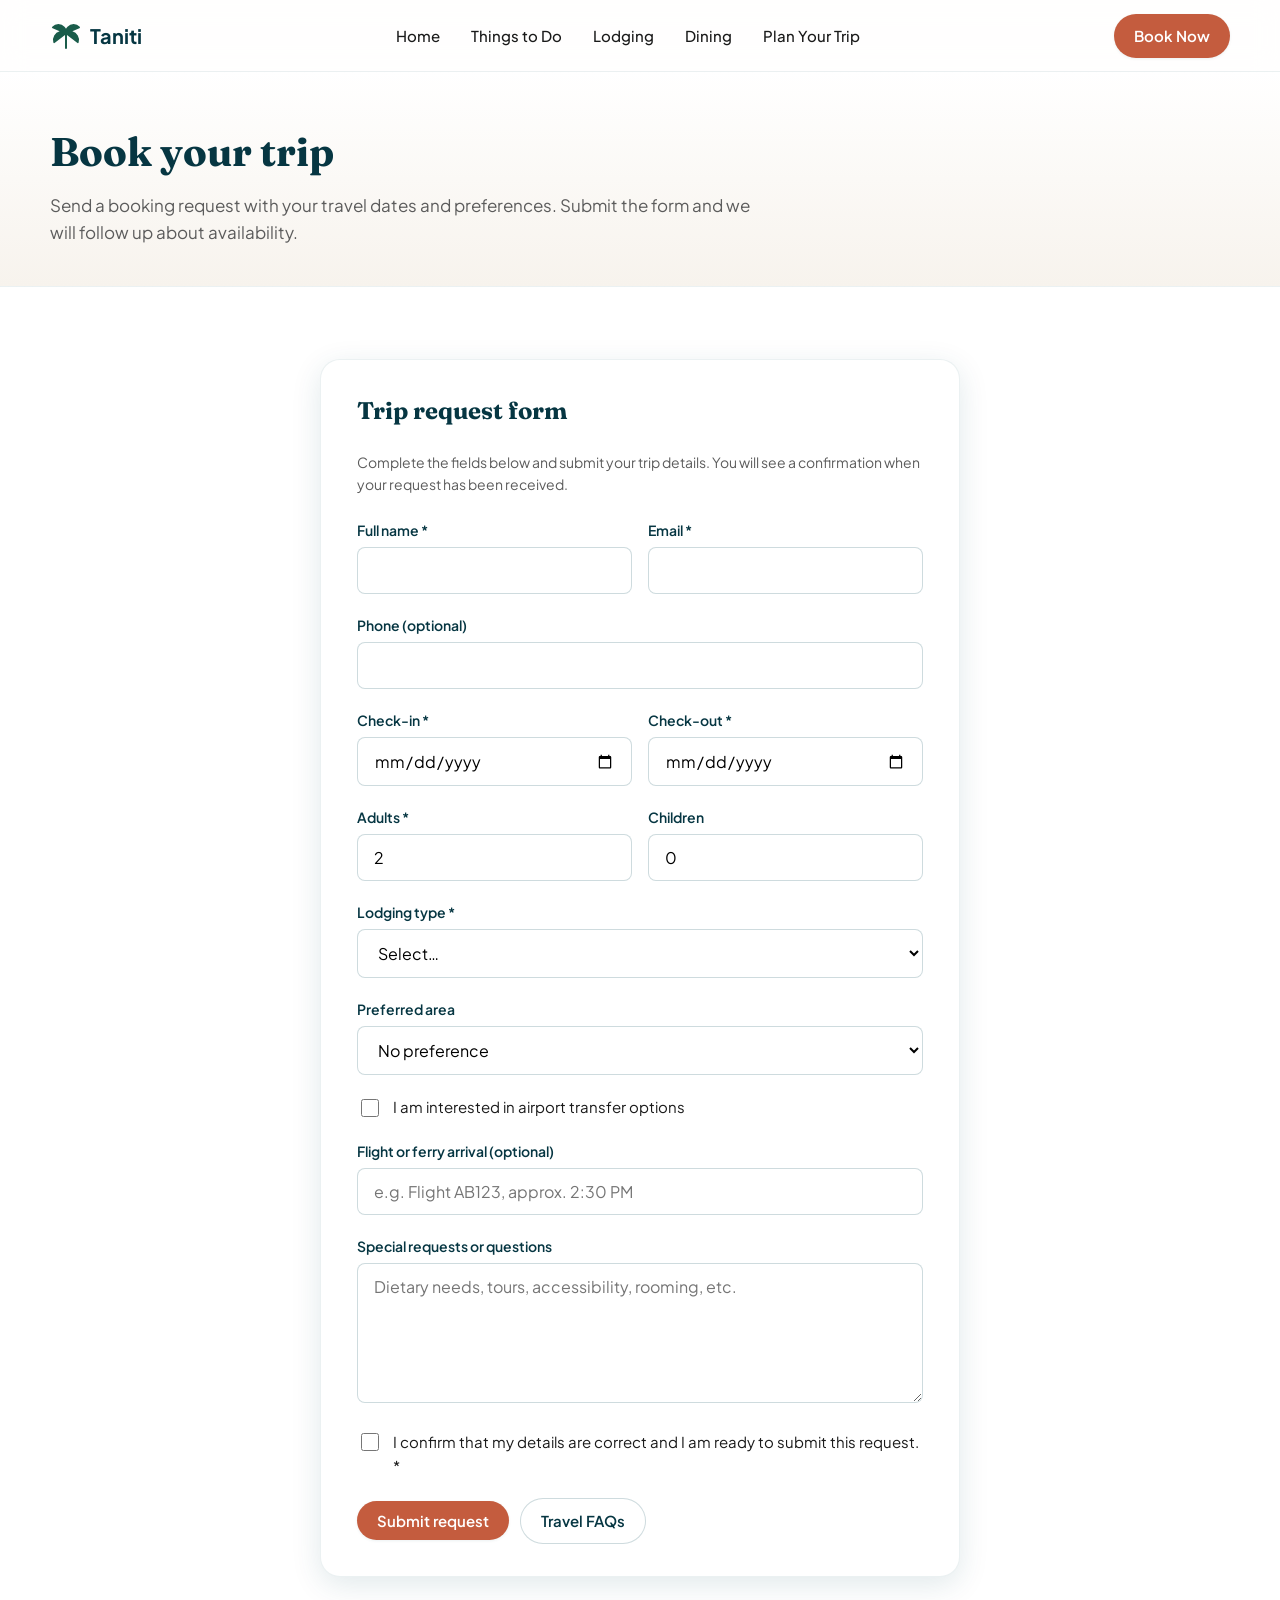
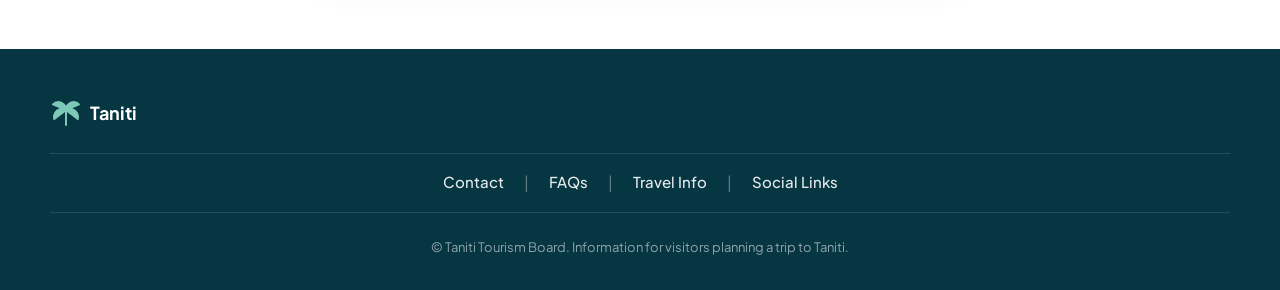
<file: booking.html>
<!DOCTYPE html>
<html lang="en">
  <head>
    <meta charset="UTF-8" />
    <meta name="viewport" content="width=device-width, initial-scale=1" />
    <title>Book Your Trip to Taniti — Lodging &amp; Travel Request</title>
    <meta
      name="description"
      content="Request dates, lodging, and airport transfer for your Taniti visit. Submit a booking inquiry to the Taniti Tourism Board."
    />
    <link rel="canonical" href="https://www.taniti.travel/booking.html" />
    <meta property="og:title" content="Book your Taniti trip" />
    <meta property="og:type" content="website" />
    <meta name="theme-color" content="#0c4a5c" />
    <link rel="preconnect" href="https://fonts.googleapis.com" />
    <link rel="preconnect" href="https://fonts.gstatic.com" crossorigin />
    <link
      href="https://fonts.googleapis.com/css2?family=Fraunces:opsz,wght@9..144,500;9..144,600&family=Plus+Jakarta+Sans:wght@400;500;600;700&display=swap"
      rel="stylesheet"
    />
    <link rel="stylesheet" href="css/styles.css" />
  </head>
  <body>
    <a class="skip-link" href="#main">Skip to main content</a>

    <header class="site-header">
      <div class="container header-inner">
        <a class="logo" href="index.html" aria-label="Taniti home">
          <svg class="logo-icon" viewBox="0 0 256 256" fill="currentColor" aria-hidden="true">
            <path
              d="M239.84 60.33a8 8 0 0 1-4.65 5.75L179 90.55a71.42 71.42 0 0 1 43.36 33.21a70.64 70.64 0 0 1 7.2 54.32a8 8 0 0 1-12.56 4.28l-81-61.68V224a8 8 0 0 1-16 0V120.68l-81 61.68a8 8 0 0 1-12.57-4.28a70.64 70.64 0 0 1 7.2-54.32A71.42 71.42 0 0 1 77 90.55L20.81 66.08a8 8 0 0 1-2.6-12.85a66.86 66.86 0 0 1 97.74 0a72.2 72.2 0 0 1 12 17a72.2 72.2 0 0 1 12.05-17a66.86 66.86 0 0 1 97.74 0a8 8 0 0 1 2.1 7.1"
            />
          </svg>
          Taniti
        </a>
        <nav class="nav-primary" aria-label="Main">
          <a href="index.html">Home</a>
          <a href="things-to-do.html">Things to Do</a>
          <a href="lodging.html">Lodging</a>
          <a href="dining.html">Dining</a>
          <a href="plan-trip.html">Plan Your Trip</a>
        </nav>
        <div class="header-actions">
          <a class="btn btn-primary" href="booking.html">Book Now</a>
          <button
            type="button"
            class="menu-toggle"
            aria-expanded="false"
            aria-controls="mobile-nav"
            aria-label="Open menu"
          >
            <svg width="22" height="22" viewBox="0 0 24 24" fill="none" stroke="currentColor" stroke-width="2" aria-hidden="true">
              <path d="M4 6h16M4 12h16M4 18h16" />
            </svg>
          </button>
        </div>
      </div>
    </header>

    <div id="mobile-nav-backdrop" class="mobile-nav-backdrop" aria-hidden="true"></div>
    <nav id="mobile-nav" class="mobile-drawer" aria-label="Mobile">
      <a href="index.html">Home</a>
      <a href="things-to-do.html">Things to Do</a>
      <a href="lodging.html">Lodging</a>
      <a href="dining.html">Dining</a>
      <a href="plan-trip.html">Plan Your Trip</a>
      <a class="btn btn-primary mobile-drawer-cta" href="booking.html">Book Now</a>
    </nav>

    <main id="main">
      <div class="page-hero">
        <div class="container">
          <h1>Book your trip</h1>
          <p class="lead">
            Send a booking request with your travel dates and preferences. Submit the form and we will follow up about availability.
          </p>
        </div>
      </div>

      <section class="section section-alt" aria-labelledby="booking-form-title">
        <div class="container">
          <div class="booking-form-card">
            <h2 id="booking-form-title" class="prose" style="margin-top: 0; font-family: var(--font-display); color: var(--color-ocean-deep)">
              Trip request form
            </h2>
            <p class="form-hint">
              Complete the fields below and submit your trip details. You will see a confirmation when your request has been received.
            </p>

            <div id="booking-form-alert" class="form-alert" hidden tabindex="-1"></div>

            <form
              id="booking-form"
              novalidate
              aria-describedby="booking-form-title"
            >
              <div class="form-row-2">
                <div class="form-group">
                  <label for="full_name">Full name *</label>
                  <input id="full_name" name="full_name" type="text" autocomplete="name" required maxlength="120" />
                  <span id="full_name-error" class="field-error" hidden></span>
                </div>
                <div class="form-group">
                  <label for="email">Email *</label>
                  <input id="email" name="email" type="email" autocomplete="email" required maxlength="120" />
                  <span id="email-error" class="field-error" hidden></span>
                </div>
              </div>

              <div class="form-group">
                <label for="phone">Phone (optional)</label>
                <input id="phone" name="phone" type="tel" autocomplete="tel" maxlength="40" />
                <span id="phone-error" class="field-error" hidden></span>
              </div>

              <div class="form-row-2">
                <div class="form-group">
                  <label for="check_in">Check-in *</label>
                  <input id="check_in" name="check_in" type="date" required />
                  <span id="check_in-error" class="field-error" hidden></span>
                </div>
                <div class="form-group">
                  <label for="check_out">Check-out *</label>
                  <input id="check_out" name="check_out" type="date" required />
                  <span id="check_out-error" class="field-error" hidden></span>
                </div>
              </div>

              <div class="form-row-2">
                <div class="form-group">
                  <label for="adults">Adults *</label>
                  <input id="adults" name="adults" type="number" min="1" max="20" value="2" required />
                  <span id="adults-error" class="field-error" hidden></span>
                </div>
                <div class="form-group">
                  <label for="children">Children</label>
                  <input id="children" name="children" type="number" min="0" max="20" value="0" />
                  <span id="children-error" class="field-error" hidden></span>
                </div>
              </div>

              <div class="form-group">
                <label for="lodging_type">Lodging type *</label>
                <select id="lodging_type" name="lodging_type" required>
                  <option value="">Select…</option>
                  <option value="Hostel">Hostel</option>
                  <option value="Small hotel / family hotel">Small hotel / family hotel</option>
                  <option value="Bed &amp; breakfast">Bed &amp; breakfast</option>
                  <option value="Mid-range hotel">Mid-range hotel</option>
                  <option value="Resort (four-star)">Resort (four-star)</option>
                  <option value="No preference — please advise">No preference — please advise</option>
                </select>
                <span id="lodging_type-error" class="field-error" hidden></span>
              </div>

              <div class="form-group">
                <label for="area_preference">Preferred area</label>
                <select id="area_preference" name="area_preference">
                  <option value="No preference">No preference</option>
                  <option value="Taniti City / Yellow Leaf Bay">Taniti City / Yellow Leaf Bay</option>
                  <option value="Merritton Landing">Merritton Landing</option>
                  <option value="Near airport">Near airport</option>
                  <option value="Quieter / outside town">Quieter / outside town</option>
                </select>
              </div>

              <div class="form-check">
                <input id="airport_transfer" name="airport_transfer" type="checkbox" value="yes" />
                <label for="airport_transfer">I am interested in airport transfer options</label>
              </div>

              <div class="form-group">
                <label for="arrival_info">Flight or ferry arrival (optional)</label>
                <input
                  id="arrival_info"
                  name="arrival_info"
                  type="text"
                  maxlength="200"
                  placeholder="e.g. Flight AB123, approx. 2:30 PM"
                />
              </div>

              <div class="form-group">
                <label for="requests">Special requests or questions</label>
                <textarea id="requests" name="requests" maxlength="800" placeholder="Dietary needs, tours, accessibility, rooming, etc."></textarea>
              </div>

              <div class="form-check">
                <input id="consent" name="consent" type="checkbox" value="yes" required />
                <label for="consent">I confirm that my details are correct and I am ready to submit this request. *</label>
              </div>

              <button type="submit" class="btn btn-primary">Submit request</button>
              <a class="btn btn-secondary" href="faq.html" style="margin-left: 0.5rem">Travel FAQs</a>
            </form>
          </div>
        </div>
      </section>
    </main>

    <footer class="site-footer">
      <div class="container">
        <a class="footer-brand" href="index.html">
          <svg class="logo-icon" viewBox="0 0 256 256" fill="currentColor" aria-hidden="true" style="color: #7ec8b8">
            <path
              d="M239.84 60.33a8 8 0 0 1-4.65 5.75L179 90.55a71.42 71.42 0 0 1 43.36 33.21a70.64 70.64 0 0 1 7.2 54.32a8 8 0 0 1-12.56 4.28l-81-61.68V224a8 8 0 0 1-16 0V120.68l-81 61.68a8 8 0 0 1-12.57-4.28a70.64 70.64 0 0 1 7.2-54.32A71.42 71.42 0 0 1 77 90.55L20.81 66.08a8 8 0 0 1-2.6-12.85a66.86 66.86 0 0 1 97.74 0a72.2 72.2 0 0 1 12 17a72.2 72.2 0 0 1 12.05-17a66.86 66.86 0 0 1 97.74 0a8 8 0 0 1 2.1 7.1"
            />
          </svg>
          Taniti
        </a>
        <nav class="footer-nav" aria-label="Footer">
          <a href="contact.html">Contact</a>
          <span class="sep" aria-hidden="true">|</span>
          <a href="faq.html">FAQs</a>
          <span class="sep" aria-hidden="true">|</span>
          <a href="faq.html#travel">Travel Info</a>
          <span class="sep" aria-hidden="true">|</span>
          <a href="contact.html#social">Social Links</a>
        </nav>
        <p class="footer-copy">© Taniti Tourism Board. Information for visitors planning a trip to Taniti.</p>
      </div>
    </footer>

    <script src="js/main.js"></script>
    <script src="js/booking.js"></script>
  </body>
</html>
</file>
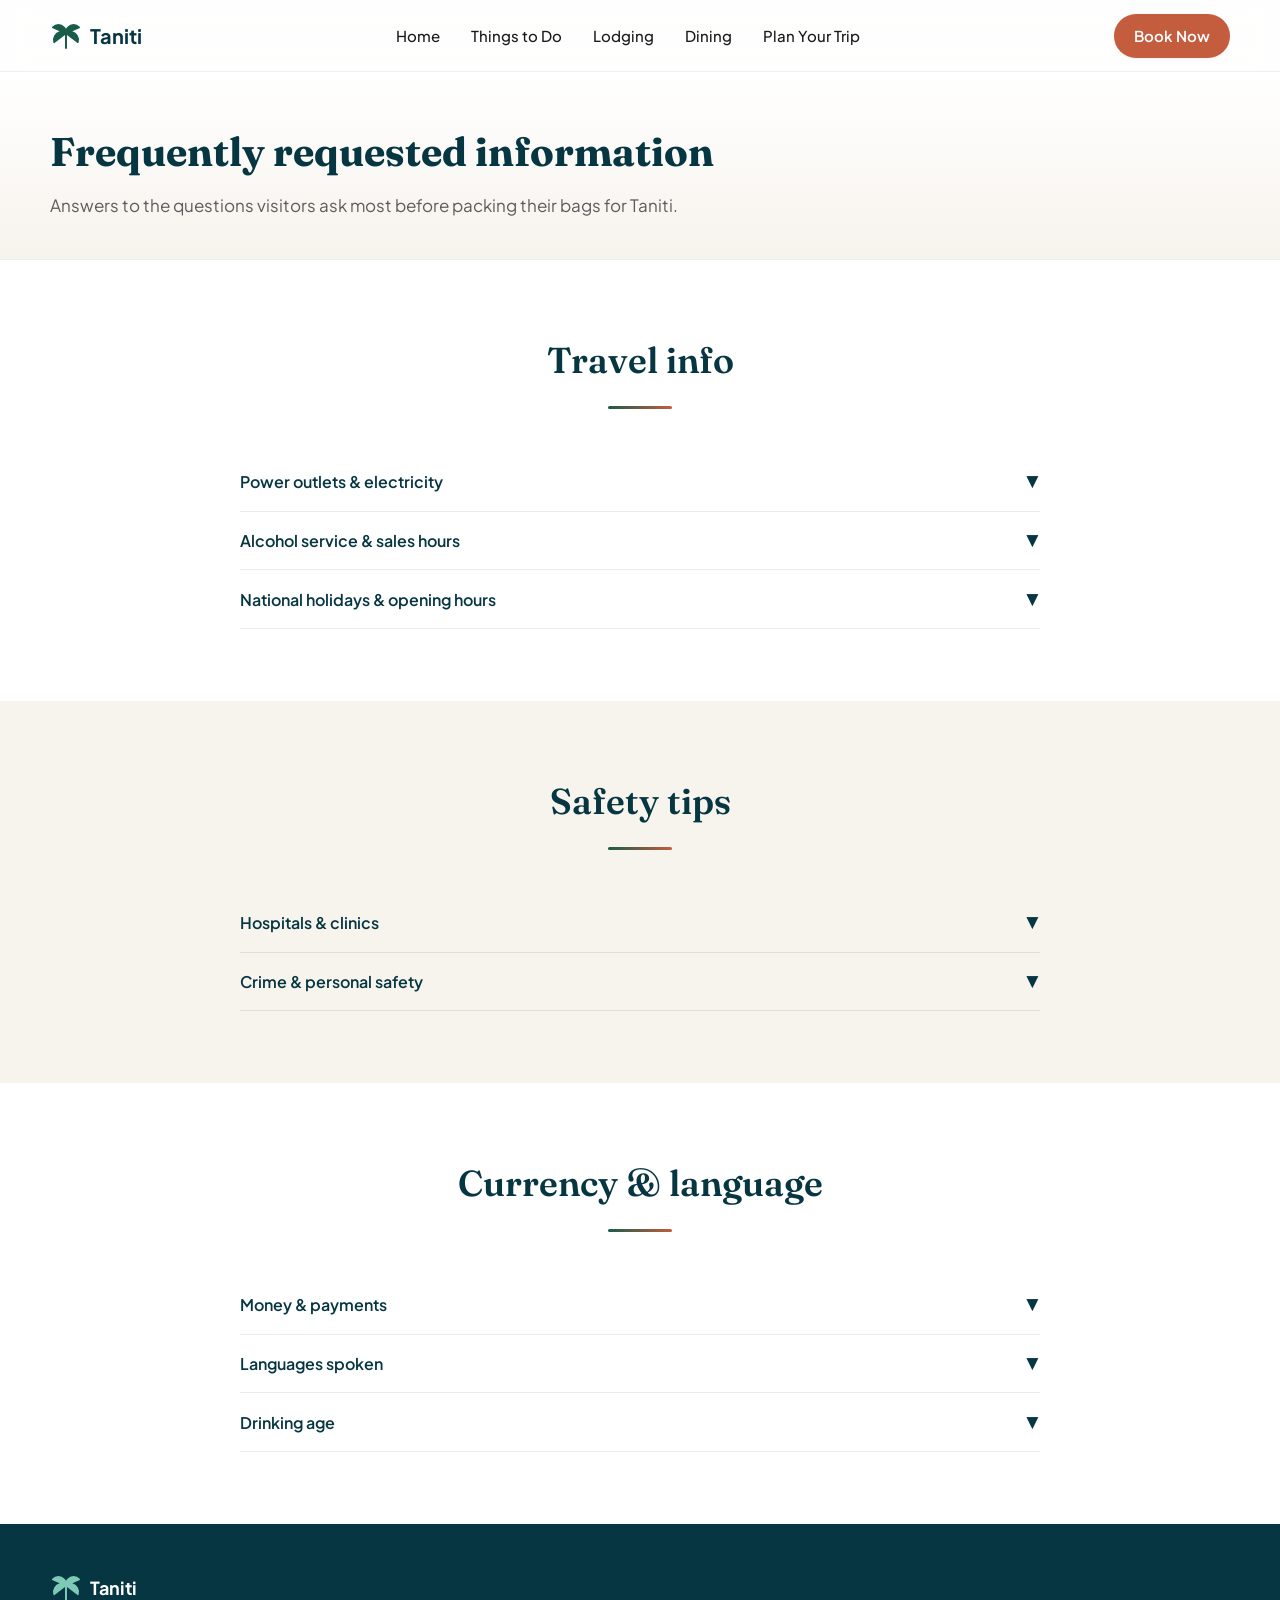
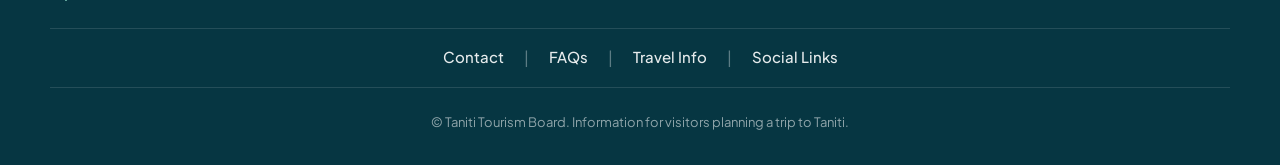
<file: faq.html>
<!DOCTYPE html>
<html lang="en">
  <head>
    <meta charset="UTF-8" />
    <meta name="viewport" content="width=device-width, initial-scale=1" />
    <title>Visitor FAQs — Taniti Travel Info, Safety &amp; Money</title>
    <meta
      name="description"
      content="Practical Taniti FAQs: 120V outlets, alcohol hours, drinking age, English use, healthcare, safety, holidays, USD currency, and cards."
    />
    <link rel="canonical" href="https://www.taniti.travel/faq.html" />
    <meta property="og:title" content="Taniti Visitor FAQs" />
    <meta property="og:type" content="website" />
    <meta name="theme-color" content="#0c4a5c" />
    <link rel="preconnect" href="https://fonts.googleapis.com" />
    <link rel="preconnect" href="https://fonts.gstatic.com" crossorigin />
    <link
      href="https://fonts.googleapis.com/css2?family=Fraunces:opsz,wght@9..144,500;9..144,600&family=Plus+Jakarta+Sans:wght@400;500;600;700&display=swap"
      rel="stylesheet"
    />
    <link rel="stylesheet" href="css/styles.css" />
    <script type="application/ld+json">
      {
        "@context": "https://schema.org",
        "@type": "FAQPage",
        "mainEntity": [
          {
            "@type": "Question",
            "name": "What voltage are power outlets on Taniti?",
            "acceptedAnswer": {
              "@type": "Answer",
              "text": "Power outlets are 120 volts (the same as in the United States)."
            }
          },
          {
            "@type": "Question",
            "name": "When can alcohol be sold on Taniti?",
            "acceptedAnswer": {
              "@type": "Answer",
              "text": "Alcohol is not allowed to be served or sold between the hours of midnight and 9:00 a.m."
            }
          },
          {
            "@type": "Question",
            "name": "What should visitors know about national holidays on Taniti?",
            "acceptedAnswer": {
              "@type": "Answer",
              "text": "Taniti enjoys a large number of national holidays, and many tourist attractions and restaurants will be closed on holidays, so visitors should plan accordingly."
            }
          },
          {
            "@type": "Question",
            "name": "What healthcare facilities are available on Taniti?",
            "acceptedAnswer": {
              "@type": "Answer",
              "text": "There is one hospital and several clinics. The hospital has many multilingual employees."
            }
          },
          {
            "@type": "Question",
            "name": "How safe is Taniti for tourists?",
            "acceptedAnswer": {
              "@type": "Answer",
              "text": "Violent crime is very rare on Taniti, but as tourism increases, there are more reports of pickpocketing and other petty crimes."
            }
          },
          {
            "@type": "Question",
            "name": "What currency and payment methods are used on Taniti?",
            "acceptedAnswer": {
              "@type": "Answer",
              "text": "Taniti uses the U.S. dollar as its currency, but many businesses will also accept euros and yen. Several banks facilitate currency exchange, and many businesses accept major credit cards."
            }
          },
          {
            "@type": "Question",
            "name": "Is English spoken on Taniti?",
            "acceptedAnswer": {
              "@type": "Answer",
              "text": "Many younger Tanitians speak fluent English. Very little English is spoken in rural areas, especially by the older residents."
            }
          },
          {
            "@type": "Question",
            "name": "What is the drinking age on Taniti?",
            "acceptedAnswer": {
              "@type": "Answer",
              "text": "The drinking age on Taniti is 18 and the drinking age is not strictly enforced."
            }
          }
        ]
      }
    </script>
  </head>
  <body>
    <a class="skip-link" href="#main">Skip to main content</a>

    <header class="site-header">
      <div class="container header-inner">
        <a class="logo" href="index.html" aria-label="Taniti home">
          <svg class="logo-icon" viewBox="0 0 256 256" fill="currentColor" aria-hidden="true">
            <path
              d="M239.84 60.33a8 8 0 0 1-4.65 5.75L179 90.55a71.42 71.42 0 0 1 43.36 33.21a70.64 70.64 0 0 1 7.2 54.32a8 8 0 0 1-12.56 4.28l-81-61.68V224a8 8 0 0 1-16 0V120.68l-81 61.68a8 8 0 0 1-12.57-4.28a70.64 70.64 0 0 1 7.2-54.32A71.42 71.42 0 0 1 77 90.55L20.81 66.08a8 8 0 0 1-2.6-12.85a66.86 66.86 0 0 1 97.74 0a72.2 72.2 0 0 1 12 17a72.2 72.2 0 0 1 12.05-17a66.86 66.86 0 0 1 97.74 0a8 8 0 0 1 2.1 7.1"
            />
          </svg>
          Taniti
        </a>
        <nav class="nav-primary" aria-label="Main">
          <a href="index.html">Home</a>
          <a href="things-to-do.html">Things to Do</a>
          <a href="lodging.html">Lodging</a>
          <a href="dining.html">Dining</a>
          <a href="plan-trip.html">Plan Your Trip</a>
        </nav>
        <div class="header-actions">
          <a class="btn btn-primary" href="booking.html">Book Now</a>
          <button
            type="button"
            class="menu-toggle"
            aria-expanded="false"
            aria-controls="mobile-nav"
            aria-label="Open menu"
          >
            <svg width="22" height="22" viewBox="0 0 24 24" fill="none" stroke="currentColor" stroke-width="2" aria-hidden="true">
              <path d="M4 6h16M4 12h16M4 18h16" />
            </svg>
          </button>
        </div>
      </div>
    </header>

    <div id="mobile-nav-backdrop" class="mobile-nav-backdrop" aria-hidden="true"></div>
    <nav id="mobile-nav" class="mobile-drawer" aria-label="Mobile">
      <a href="index.html">Home</a>
      <a href="things-to-do.html">Things to Do</a>
      <a href="lodging.html">Lodging</a>
      <a href="dining.html">Dining</a>
      <a href="plan-trip.html">Plan Your Trip</a>
      <a class="btn btn-primary mobile-drawer-cta" href="booking.html">Book Now</a>
    </nav>

    <main id="main">
      <div class="page-hero">
        <div class="container">
          <h1>Frequently requested information</h1>
          <p class="lead">
            Answers to the questions visitors ask most before packing their bags for Taniti.
          </p>
        </div>
      </div>

      <section class="section section-alt" aria-labelledby="travel">
        <div class="container">
          <div class="section-head">
            <h2 id="travel">Travel info</h2>
            <div class="rule" aria-hidden="true"></div>
          </div>
          <div class="faq-list">
            <div class="faq-item">
              <button type="button" aria-expanded="false" id="faq-power">
                Power outlets &amp; electricity
                <span class="chevron" aria-hidden="true">▼</span>
              </button>
              <div class="faq-panel" role="region" aria-labelledby="faq-power">
                <p>
                  Power outlets are 120 volts (the same as in the United States).
                </p>
              </div>
            </div>
            <div class="faq-item">
              <button type="button" aria-expanded="false" id="faq-alcohol-hours">
                Alcohol service &amp; sales hours
                <span class="chevron" aria-hidden="true">▼</span>
              </button>
              <div class="faq-panel" role="region" aria-labelledby="faq-alcohol-hours">
                <p>
                  Alcohol is not allowed to be served or sold between the hours of midnight and 9:00 a.m.
                </p>
              </div>
            </div>
            <div class="faq-item">
              <button type="button" aria-expanded="false" id="faq-holidays">
                National holidays &amp; opening hours
                <span class="chevron" aria-hidden="true">▼</span>
              </button>
              <div class="faq-panel" role="region" aria-labelledby="faq-holidays">
                <p>
                  Taniti enjoys a large number of national holidays, and many tourist attractions and restaurants will be closed on holidays, so visitors should plan accordingly.
                </p>
              </div>
            </div>
          </div>
        </div>
      </section>

      <section class="section" aria-labelledby="safety">
        <div class="container">
          <div class="section-head">
            <h2 id="safety">Safety tips</h2>
            <div class="rule" aria-hidden="true"></div>
          </div>
          <div class="faq-list">
            <div class="faq-item">
              <button type="button" aria-expanded="false" id="faq-health">
                Hospitals &amp; clinics
                <span class="chevron" aria-hidden="true">▼</span>
              </button>
              <div class="faq-panel" role="region" aria-labelledby="faq-health">
                <p>
                  There is one hospital and several clinics. The hospital has many multilingual employees.
                </p>
              </div>
            </div>
            <div class="faq-item">
              <button type="button" aria-expanded="false" id="faq-crime">
                Crime &amp; personal safety
                <span class="chevron" aria-hidden="true">▼</span>
              </button>
              <div class="faq-panel" role="region" aria-labelledby="faq-crime">
                <p>
                  Violent crime is very rare on Taniti, but as tourism increases, there are more reports of pickpocketing and other petty crimes.
                </p>
              </div>
            </div>
          </div>
        </div>
      </section>

      <section class="section section-alt" aria-labelledby="currency">
        <div class="container">
          <div class="section-head">
            <h2 id="currency">Currency &amp; language</h2>
            <div class="rule" aria-hidden="true"></div>
          </div>
          <div class="faq-list">
            <div class="faq-item">
              <button type="button" aria-expanded="false" id="faq-money">
                Money &amp; payments
                <span class="chevron" aria-hidden="true">▼</span>
              </button>
              <div class="faq-panel" role="region" aria-labelledby="faq-money">
                <p>
                  Taniti uses the U.S. dollar as its currency, but many businesses will also accept euros and yen. Several banks facilitate currency exchange, and many businesses accept major credit cards.
                </p>
              </div>
            </div>
            <div class="faq-item">
              <button type="button" aria-expanded="false" id="faq-language">
                Languages spoken
                <span class="chevron" aria-hidden="true">▼</span>
              </button>
              <div class="faq-panel" role="region" aria-labelledby="faq-language">
                <p>
                  Many younger Tanitians speak fluent English. Very little English is spoken in rural areas, especially by the older residents.
                </p>
              </div>
            </div>
            <div class="faq-item">
              <button type="button" aria-expanded="false" id="faq-drinking-age">
                Drinking age
                <span class="chevron" aria-hidden="true">▼</span>
              </button>
              <div class="faq-panel" role="region" aria-labelledby="faq-drinking-age">
                <p>
                  The drinking age on Taniti is 18 and the drinking age is not strictly enforced.
                </p>
              </div>
            </div>
          </div>
        </div>
      </section>
    </main>

    <footer class="site-footer">
      <div class="container">
        <a class="footer-brand" href="index.html">
          <svg class="logo-icon" viewBox="0 0 256 256" fill="currentColor" aria-hidden="true" style="color: #7ec8b8">
            <path
              d="M239.84 60.33a8 8 0 0 1-4.65 5.75L179 90.55a71.42 71.42 0 0 1 43.36 33.21a70.64 70.64 0 0 1 7.2 54.32a8 8 0 0 1-12.56 4.28l-81-61.68V224a8 8 0 0 1-16 0V120.68l-81 61.68a8 8 0 0 1-12.57-4.28a70.64 70.64 0 0 1 7.2-54.32A71.42 71.42 0 0 1 77 90.55L20.81 66.08a8 8 0 0 1-2.6-12.85a66.86 66.86 0 0 1 97.74 0a72.2 72.2 0 0 1 12 17a72.2 72.2 0 0 1 12.05-17a66.86 66.86 0 0 1 97.74 0a8 8 0 0 1 2.1 7.1"
            />
          </svg>
          Taniti
        </a>
        <nav class="footer-nav" aria-label="Footer">
          <a href="contact.html">Contact</a>
          <span class="sep" aria-hidden="true">|</span>
          <a href="faq.html">FAQs</a>
          <span class="sep" aria-hidden="true">|</span>
          <a href="faq.html#travel">Travel Info</a>
          <span class="sep" aria-hidden="true">|</span>
          <a href="contact.html#social">Social Links</a>
        </nav>
        <p class="footer-copy">© Taniti Tourism Board. Information for visitors planning a trip to Taniti.</p>
      </div>
    </footer>

    <script src="js/main.js"></script>
  </body>
</html>
</file>
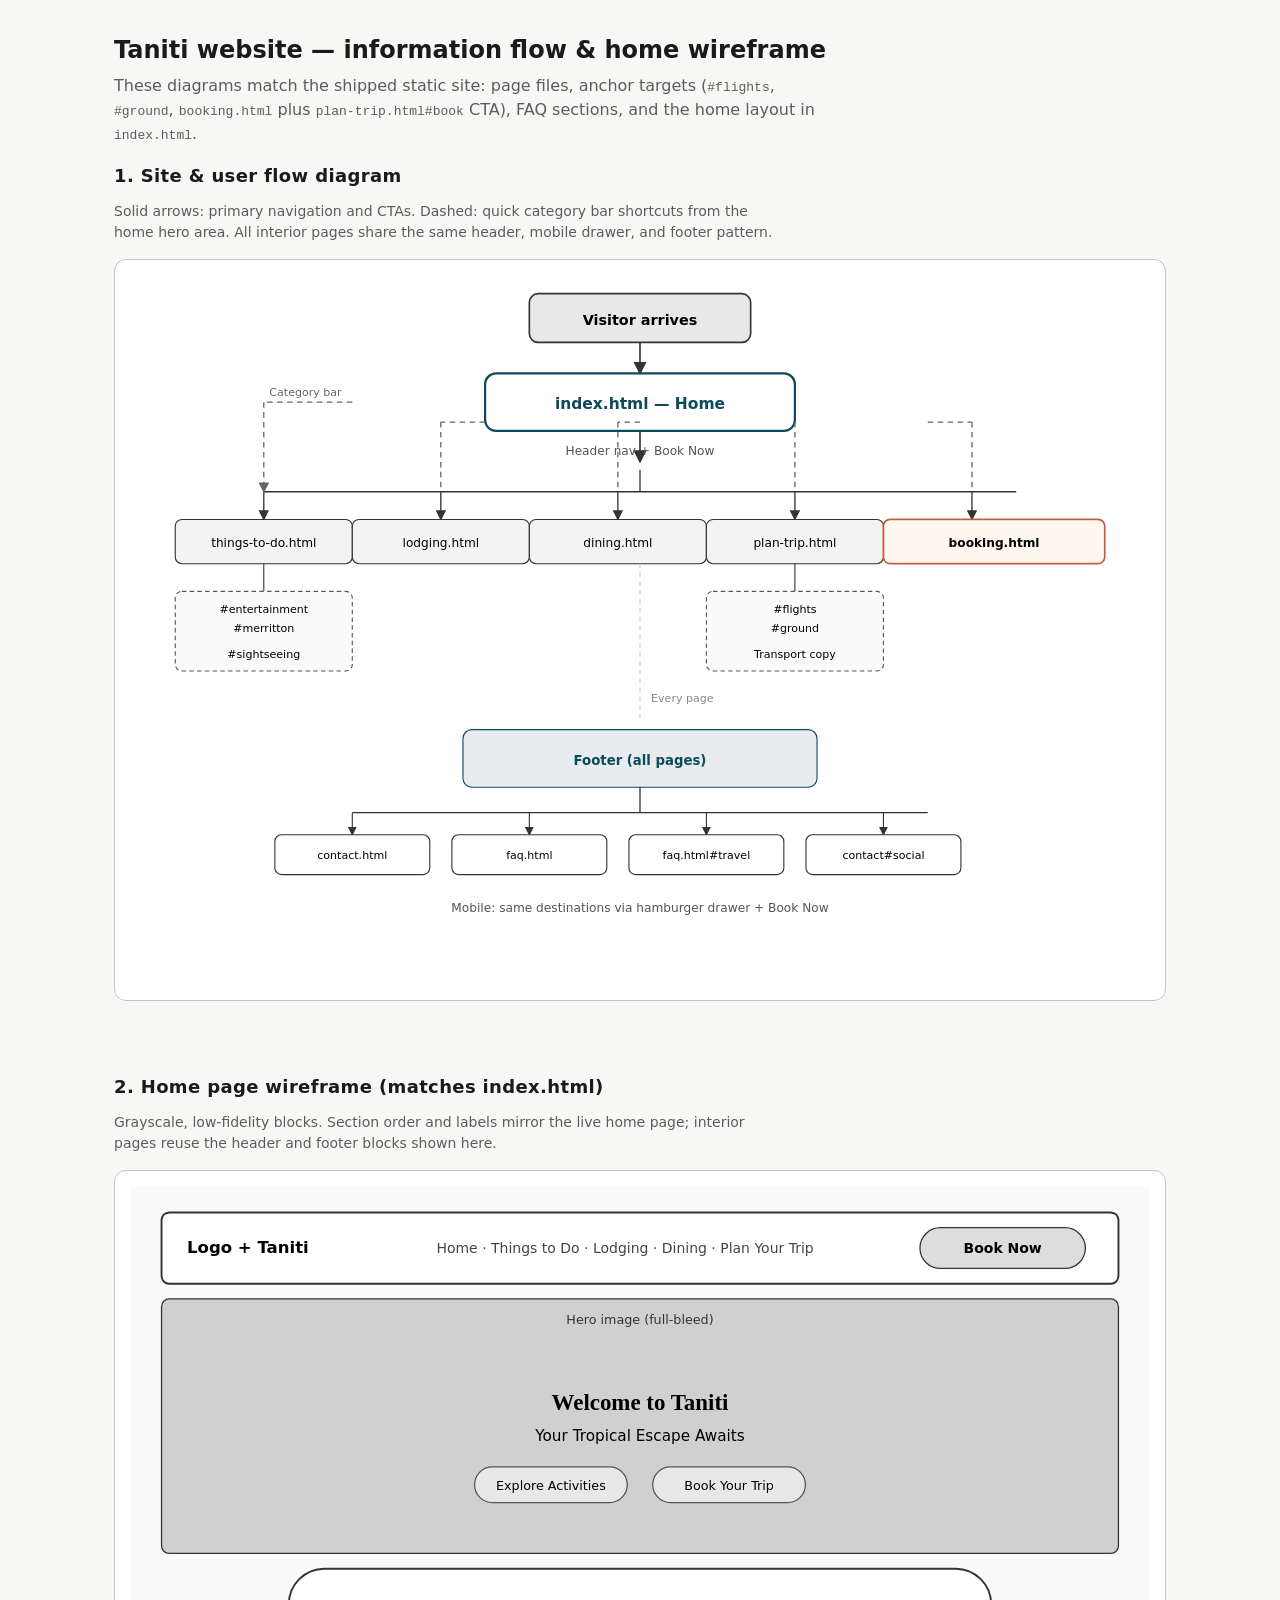
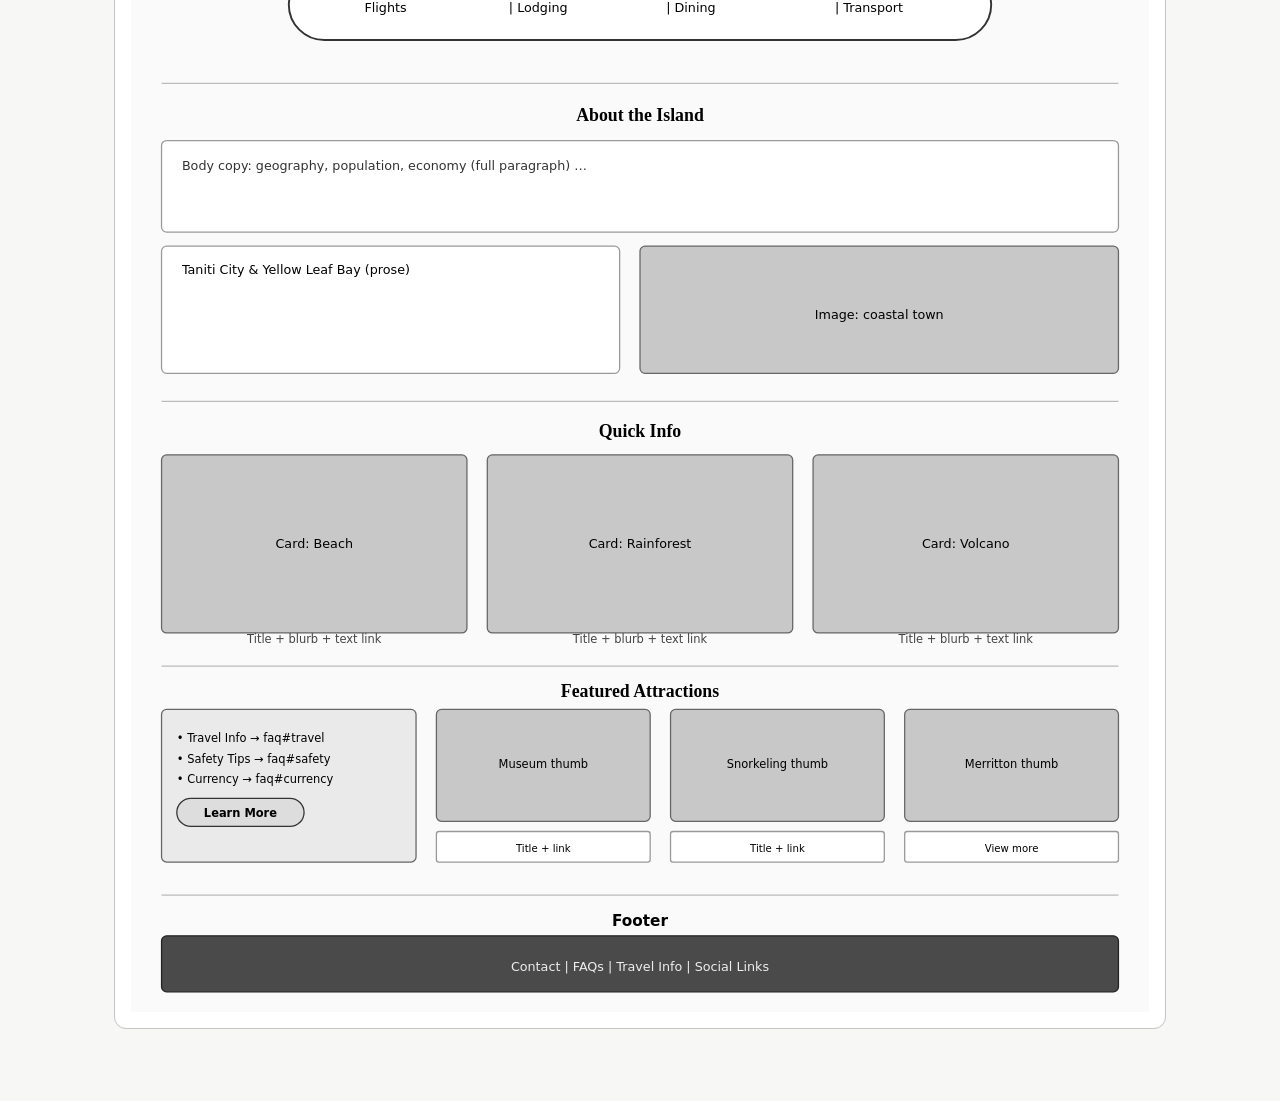
<file: diagrams/taniti-flow-and-wireframe.html>
<!DOCTYPE html>
<html lang="en">
  <head>
    <meta charset="UTF-8" />
    <meta name="viewport" content="width=device-width, initial-scale=1" />
    <title>Taniti — Site flow &amp; wireframe (matches build)</title>
    <style>
      :root {
        --ink: #1a1a1a;
        --muted: #5c5c5c;
        --line: #c4c4c4;
        --bg: #f7f7f5;
        --card: #ffffff;
      }
      * {
        box-sizing: border-box;
      }
      body {
        margin: 0;
        font-family: system-ui, -apple-system, Segoe UI, Roboto, sans-serif;
        color: var(--ink);
        background: var(--bg);
        line-height: 1.5;
      }
      header.doc {
        padding: 2rem 1.5rem 1rem;
        max-width: 1100px;
        margin: 0 auto;
      }
      header.doc h1 {
        margin: 0 0 0.35rem;
        font-size: 1.5rem;
      }
      header.doc p {
        margin: 0;
        color: var(--muted);
        max-width: 70ch;
      }
      section.panel {
        max-width: 1100px;
        margin: 0 auto 2.5rem;
        padding: 0 1.5rem 2rem;
      }
      section.panel h2 {
        margin: 0 0 0.75rem;
        font-size: 1.125rem;
        letter-spacing: 0.02em;
      }
      section.panel p.note {
        margin: 0 0 1rem;
        font-size: 0.875rem;
        color: var(--muted);
        max-width: 75ch;
      }
      .frame {
        background: var(--card);
        border: 1px solid var(--line);
        border-radius: 12px;
        padding: 1rem;
        overflow: auto;
      }
      svg {
        display: block;
        width: 100%;
        height: auto;
      }
      @media print {
        body {
          background: #fff;
        }
        .frame {
          border: 1px solid #999;
          break-inside: avoid;
        }
      }
    </style>
  </head>
  <body>
    <header class="doc">
      <h1>Taniti website — information flow &amp; home wireframe</h1>
      <p>
        These diagrams match the shipped static site: page files, anchor targets (<code>#flights</code>,
        <code>#ground</code>, <code>booking.html</code> plus <code>plan-trip.html#book</code> CTA), FAQ sections, and the home layout in
        <code>index.html</code>.
      </p>
    </header>

    <section class="panel" aria-labelledby="flow-title">
      <h2 id="flow-title">1. Site &amp; user flow diagram</h2>
      <p class="note">
        Solid arrows: primary navigation and CTAs. Dashed: quick category bar shortcuts from the home hero
        area. All interior pages share the same header, mobile drawer, and footer pattern.
      </p>
      <div class="frame">
        <svg viewBox="0 0 920 640" role="img" aria-labelledby="flowDesc">
          <title id="flowDesc">Taniti site map and user flow from entry to key pages</title>
          <defs>
            <marker id="arrow" markerWidth="8" markerHeight="8" refX="7" refY="4" orient="auto">
              <path d="M0,0 L8,4 L0,8 Z" fill="#333" />
            </marker>
            <marker id="arrowDash" markerWidth="8" markerHeight="8" refX="7" refY="4" orient="auto">
              <path d="M0,0 L8,4 L0,8 Z" fill="#666" />
            </marker>
          </defs>

          <!-- Entry -->
          <rect x="360" y="16" width="200" height="44" rx="8" fill="#e8e8e8" stroke="#333" stroke-width="1.5" />
          <text x="460" y="44" text-anchor="middle" font-size="13" font-family="system-ui,sans-serif" font-weight="600">
            Visitor arrives
          </text>

          <line x1="460" y1="60" x2="460" y2="88" stroke="#333" stroke-width="1.5" marker-end="url(#arrow)" />

          <!-- Home -->
          <rect x="320" y="88" width="280" height="52" rx="10" fill="#fff" stroke="#0c4a5c" stroke-width="2" />
          <text x="460" y="120" text-anchor="middle" font-size="14" font-family="system-ui,sans-serif" font-weight="700" fill="#0c4a5c">
            index.html — Home
          </text>

          <!-- Nav row -->
          <line x1="460" y1="140" x2="460" y2="168" stroke="#333" stroke-width="1.5" marker-end="url(#arrow)" />

          <text x="460" y="162" text-anchor="middle" font-size="11" fill="#555" font-family="system-ui,sans-serif">
            Header nav + Book Now
          </text>

          <!-- Branches from nav -->
          <line x1="460" y1="175" x2="460" y2="195" stroke="#333" stroke-width="1.2" />
          <line x1="120" y1="195" x2="800" y2="195" stroke="#333" stroke-width="1.2" />

          <line x1="120" y1="195" x2="120" y2="220" stroke="#333" stroke-width="1.2" marker-end="url(#arrow)" />
          <line x1="280" y1="195" x2="280" y2="220" stroke="#333" stroke-width="1.2" marker-end="url(#arrow)" />
          <line x1="440" y1="195" x2="440" y2="220" stroke="#333" stroke-width="1.2" marker-end="url(#arrow)" />
          <line x1="600" y1="195" x2="600" y2="220" stroke="#333" stroke-width="1.2" marker-end="url(#arrow)" />
          <line x1="760" y1="195" x2="760" y2="220" stroke="#333" stroke-width="1.2" marker-end="url(#arrow)" />

          <rect x="40" y="220" width="160" height="40" rx="6" fill="#f3f3f3" stroke="#333" />
          <text x="120" y="245" text-anchor="middle" font-size="11" font-family="system-ui,sans-serif">things-to-do.html</text>

          <rect x="200" y="220" width="160" height="40" rx="6" fill="#f3f3f3" stroke="#333" />
          <text x="280" y="245" text-anchor="middle" font-size="11" font-family="system-ui,sans-serif">lodging.html</text>

          <rect x="360" y="220" width="160" height="40" rx="6" fill="#f3f3f3" stroke="#333" />
          <text x="440" y="245" text-anchor="middle" font-size="11" font-family="system-ui,sans-serif">dining.html</text>

          <rect x="520" y="220" width="160" height="40" rx="6" fill="#f3f3f3" stroke="#333" />
          <text x="600" y="245" text-anchor="middle" font-size="11" font-family="system-ui,sans-serif">plan-trip.html</text>

          <rect x="680" y="220" width="200" height="40" rx="6" fill="#fff8f0" stroke="#c45c3e" stroke-width="1.5" />
          <text x="780" y="245" text-anchor="middle" font-size="11" font-family="system-ui,sans-serif" font-weight="600">booking.html</text>

          <!-- Category bar dashed from home -->
          <line x1="200" y1="114" x2="120" y2="114" stroke="#666" stroke-width="1.2" stroke-dasharray="5 4" />
          <line x1="120" y1="114" x2="120" y2="195" stroke="#666" stroke-width="1.2" stroke-dasharray="5 4" marker-end="url(#arrowDash)" />
          <text x="125" y="108" font-size="10" fill="#666" font-family="system-ui,sans-serif">Category bar</text>

          <line x1="320" y1="132" x2="280" y2="132" stroke="#666" stroke-width="1.2" stroke-dasharray="5 4" />
          <line x1="280" y1="132" x2="280" y2="195" stroke="#666" stroke-width="1.2" stroke-dasharray="5 4" />

          <line x1="460" y1="132" x2="440" y2="132" stroke="#666" stroke-width="1.2" stroke-dasharray="5 4" />
          <line x1="440" y1="132" x2="440" y2="195" stroke="#666" stroke-width="1.2" stroke-dasharray="5 4" />

          <line x1="600" y1="132" x2="600" y2="195" stroke="#666" stroke-width="1.2" stroke-dasharray="5 4" />

          <line x1="720" y1="132" x2="760" y2="132" stroke="#666" stroke-width="1.2" stroke-dasharray="5 4" />
          <line x1="760" y1="132" x2="760" y2="195" stroke="#666" stroke-width="1.2" stroke-dasharray="5 4" />

          <!-- Plan trip anchors -->
          <line x1="600" y1="260" x2="600" y2="285" stroke="#333" stroke-width="1" />
          <rect x="520" y="285" width="160" height="72" rx="6" fill="#fafafa" stroke="#555" stroke-dasharray="4 3" />
          <text x="600" y="305" text-anchor="middle" font-size="10" font-family="system-ui,sans-serif">#flights</text>
          <text x="600" y="322" text-anchor="middle" font-size="10" font-family="system-ui,sans-serif">#ground</text>
          <text x="600" y="345" text-anchor="middle" font-size="10" font-family="system-ui,sans-serif">Transport copy</text>

          <!-- Things to do anchors -->
          <line x1="120" y1="260" x2="120" y2="285" stroke="#333" stroke-width="1" />
          <rect x="40" y="285" width="160" height="72" rx="6" fill="#fafafa" stroke="#555" stroke-dasharray="4 3" />
          <text x="120" y="305" text-anchor="middle" font-size="10" font-family="system-ui,sans-serif">#entertainment</text>
          <text x="120" y="322" text-anchor="middle" font-size="10" font-family="system-ui,sans-serif">#merritton</text>
          <text x="120" y="345" text-anchor="middle" font-size="10" font-family="system-ui,sans-serif">#sightseeing</text>

          <!-- Footer cluster -->
          <line x1="460" y1="260" x2="460" y2="400" stroke="#ccc" stroke-width="1" stroke-dasharray="4 4" />
          <text x="470" y="385" font-size="10" fill="#888" font-family="system-ui,sans-serif">Every page</text>

          <rect x="300" y="410" width="320" height="52" rx="8" fill="#e8ecee" stroke="#0c4a5c" />
          <text x="460" y="442" text-anchor="middle" font-size="12" font-family="system-ui,sans-serif" font-weight="600" fill="#0c4a5c">
            Footer (all pages)
          </text>

          <line x1="460" y1="462" x2="460" y2="485" stroke="#333" stroke-width="1.2" />
          <line x1="200" y1="485" x2="720" y2="485" stroke="#333" stroke-width="1.2" />

          <line x1="200" y1="485" x2="200" y2="505" stroke="#333" marker-end="url(#arrow)" />
          <line x1="360" y1="485" x2="360" y2="505" stroke="#333" marker-end="url(#arrow)" />
          <line x1="520" y1="485" x2="520" y2="505" stroke="#333" marker-end="url(#arrow)" />
          <line x1="680" y1="485" x2="680" y2="505" stroke="#333" marker-end="url(#arrow)" />

          <rect x="130" y="505" width="140" height="36" rx="6" fill="#fff" stroke="#333" />
          <text x="200" y="527" text-anchor="middle" font-size="10" font-family="system-ui,sans-serif">contact.html</text>

          <rect x="290" y="505" width="140" height="36" rx="6" fill="#fff" stroke="#333" />
          <text x="360" y="527" text-anchor="middle" font-size="10" font-family="system-ui,sans-serif">faq.html</text>

          <rect x="450" y="505" width="140" height="36" rx="6" fill="#fff" stroke="#333" />
          <text x="520" y="527" text-anchor="middle" font-size="10" font-family="system-ui,sans-serif">faq.html#travel</text>

          <rect x="610" y="505" width="140" height="36" rx="6" fill="#fff" stroke="#333" />
          <text x="680" y="527" text-anchor="middle" font-size="10" font-family="system-ui,sans-serif">contact#social</text>

          <text x="460" y="575" text-anchor="middle" font-size="11" fill="#555" font-family="system-ui,sans-serif">
            Mobile: same destinations via hamburger drawer + Book Now
          </text>
        </svg>
      </div>
    </section>

    <section class="panel" aria-labelledby="wire-title">
      <h2 id="wire-title">2. Home page wireframe (matches index.html)</h2>
      <p class="note">
        Grayscale, low-fidelity blocks. Section order and labels mirror the live home page; interior pages
        reuse the header and footer blocks shown here.
      </p>
      <div class="frame">
        <svg viewBox="0 0 800 1120" role="img" aria-labelledby="wireDesc">
          <title id="wireDesc">Wireframe of Taniti home page layout</title>
          <rect width="800" height="1120" fill="#fafafa" />
          <rect x="24" y="20" width="752" height="56" rx="6" fill="#fff" stroke="#333" stroke-width="1.5" />
          <text x="44" y="52" font-size="13" font-family="system-ui,sans-serif" font-weight="700">Logo + Taniti</text>
          <text x="240" y="52" font-size="11" font-family="system-ui,sans-serif" fill="#444">
            Home · Things to Do · Lodging · Dining · Plan Your Trip
          </text>
          <rect x="620" y="32" width="130" height="32" rx="16" fill="#ddd" stroke="#333" />
          <text x="685" y="52" text-anchor="middle" font-size="11" font-family="system-ui,sans-serif" font-weight="600">Book Now</text>

          <rect x="24" y="88" width="752" height="200" rx="6" fill="#d0d0d0" stroke="#333" />
          <text x="400" y="175" text-anchor="middle" font-size="18" font-family="Georgia,serif" font-weight="600">Welcome to Taniti</text>
          <text x="400" y="200" text-anchor="middle" font-size="12" font-family="system-ui,sans-serif">Your Tropical Escape Awaits</text>
          <rect x="270" y="220" width="120" height="28" rx="14" fill="#e8e8e8" stroke="#555" />
          <text x="330" y="238" text-anchor="middle" font-size="10" font-family="system-ui,sans-serif">Explore Activities</text>
          <rect x="410" y="220" width="120" height="28" rx="14" fill="#e8e8e8" stroke="#555" />
          <text x="470" y="238" text-anchor="middle" font-size="10" font-family="system-ui,sans-serif">Book Your Trip</text>
          <text x="400" y="108" text-anchor="middle" font-size="10" fill="#333" font-family="system-ui,sans-serif">Hero image (full-bleed)</text>

          <rect x="124" y="300" width="552" height="56" rx="28" fill="#fff" stroke="#333" stroke-width="1.5" />
          <text x="200" y="334" text-anchor="middle" font-size="10" font-family="system-ui,sans-serif">Flights</text>
          <text x="320" y="334" text-anchor="middle" font-size="10" font-family="system-ui,sans-serif">| Lodging</text>
          <text x="440" y="334" text-anchor="middle" font-size="10" font-family="system-ui,sans-serif">| Dining</text>
          <text x="580" y="334" text-anchor="middle" font-size="10" font-family="system-ui,sans-serif">| Transport</text>

          <line x1="24" y1="390" x2="776" y2="390" stroke="#bbb" />
          <text x="400" y="420" text-anchor="middle" font-size="14" font-family="Georgia,serif" font-weight="600">About the Island</text>
          <rect x="24" y="435" width="752" height="72" rx="4" fill="#fff" stroke="#999" />
          <text x="40" y="458" font-size="10" font-family="system-ui,sans-serif" fill="#333">
            Body copy: geography, population, economy (full paragraph) …
          </text>
          <rect x="24" y="518" width="360" height="100" rx="4" fill="#fff" stroke="#999" />
          <text x="40" y="540" font-size="10" font-family="system-ui,sans-serif">Taniti City &amp; Yellow Leaf Bay (prose)</text>
          <rect x="400" y="518" width="376" height="100" rx="4" fill="#c8c8c8" stroke="#666" />
          <text x="588" y="575" text-anchor="middle" font-size="10" font-family="system-ui,sans-serif">Image: coastal town</text>

          <line x1="24" y1="640" x2="776" y2="640" stroke="#bbb" />
          <text x="400" y="668" text-anchor="middle" font-size="14" font-family="Georgia,serif" font-weight="600">Quick Info</text>
          <rect x="24" y="682" width="240" height="140" rx="4" fill="#c8c8c8" stroke="#666" />
          <text x="144" y="755" text-anchor="middle" font-size="10" font-family="system-ui,sans-serif">Card: Beach</text>
          <rect x="280" y="682" width="240" height="140" rx="4" fill="#c8c8c8" stroke="#666" />
          <text x="400" y="755" text-anchor="middle" font-size="10" font-family="system-ui,sans-serif">Card: Rainforest</text>
          <rect x="536" y="682" width="240" height="140" rx="4" fill="#c8c8c8" stroke="#666" />
          <text x="656" y="755" text-anchor="middle" font-size="10" font-family="system-ui,sans-serif">Card: Volcano</text>
          <text x="144" y="830" text-anchor="middle" font-size="9" font-family="system-ui,sans-serif" fill="#444">Title + blurb + text link</text>
          <text x="400" y="830" text-anchor="middle" font-size="9" font-family="system-ui,sans-serif" fill="#444">Title + blurb + text link</text>
          <text x="656" y="830" text-anchor="middle" font-size="9" font-family="system-ui,sans-serif" fill="#444">Title + blurb + text link</text>

          <line x1="24" y1="848" x2="776" y2="848" stroke="#bbb" />
          <text x="400" y="872" text-anchor="middle" font-size="14" font-family="Georgia,serif" font-weight="600">Featured Attractions</text>
          <rect x="24" y="882" width="200" height="120" rx="4" fill="#eaeaea" stroke="#666" />
          <text x="36" y="908" font-size="9" font-family="system-ui,sans-serif">• Travel Info → faq#travel</text>
          <text x="36" y="924" font-size="9" font-family="system-ui,sans-serif">• Safety Tips → faq#safety</text>
          <text x="36" y="940" font-size="9" font-family="system-ui,sans-serif">• Currency → faq#currency</text>
          <rect x="36" y="952" width="100" height="22" rx="11" fill="#ddd" stroke="#333" />
          <text x="86" y="967" text-anchor="middle" font-size="9" font-family="system-ui,sans-serif" font-weight="600">Learn More</text>
          <rect x="240" y="882" width="168" height="88" rx="4" fill="#c8c8c8" stroke="#666" />
          <text x="324" y="928" text-anchor="middle" font-size="9" font-family="system-ui,sans-serif">Museum thumb</text>
          <rect x="240" y="978" width="168" height="24" rx="2" fill="#fff" stroke="#999" />
          <text x="324" y="994" text-anchor="middle" font-size="8" font-family="system-ui,sans-serif">Title + link</text>
          <rect x="424" y="882" width="168" height="88" rx="4" fill="#c8c8c8" stroke="#666" />
          <text x="508" y="928" text-anchor="middle" font-size="9" font-family="system-ui,sans-serif">Snorkeling thumb</text>
          <rect x="424" y="978" width="168" height="24" rx="2" fill="#fff" stroke="#999" />
          <text x="508" y="994" text-anchor="middle" font-size="8" font-family="system-ui,sans-serif">Title + link</text>
          <rect x="608" y="882" width="168" height="88" rx="4" fill="#c8c8c8" stroke="#666" />
          <text x="692" y="928" text-anchor="middle" font-size="9" font-family="system-ui,sans-serif">Merritton thumb</text>
          <rect x="608" y="978" width="168" height="24" rx="2" fill="#fff" stroke="#999" />
          <text x="692" y="994" text-anchor="middle" font-size="8" font-family="system-ui,sans-serif">View more</text>

          <line x1="24" y1="1028" x2="776" y2="1028" stroke="#bbb" />
          <text x="400" y="1052" text-anchor="middle" font-size="12" font-family="system-ui,sans-serif" font-weight="600">Footer</text>
          <rect x="24" y="1060" width="752" height="44" rx="4" fill="#4a4a4a" stroke="#222" />
          <text x="400" y="1088" text-anchor="middle" font-size="10" fill="#eee" font-family="system-ui,sans-serif">
            Contact | FAQs | Travel Info | Social Links
          </text>
        </svg>
      </div>
    </section>
  </body>
</html>
</file>
<file: css/styles.css>
/* Taniti — design system: ocean, sand, jungle, warm accent */
:root {
  --color-ocean: #0c4a5c;
  --color-ocean-deep: #063642;
  --color-sand: #f7f3ed;
  --color-sand-dark: #e8dfd2;
  --color-jungle: #1a5c4a;
  --color-jungle-light: #2d7a62;
  --color-accent: #c45c3e;
  --color-accent-hover: #a84d32;
  --color-text: #1a1a1a;
  --color-text-muted: #5c5c5c;
  --color-white: #ffffff;
  --font-sans: "Plus Jakarta Sans", system-ui, -apple-system, sans-serif;
  --font-display: "Fraunces", Georgia, serif;
  --radius-sm: 8px;
  --radius-md: 14px;
  --radius-lg: 20px;
  --radius-pill: 999px;
  --shadow-sm: 0 1px 3px rgba(12, 74, 92, 0.08);
  --shadow-md: 0 8px 30px rgba(12, 74, 92, 0.12);
  --shadow-lg: 0 20px 50px rgba(12, 74, 92, 0.18);
  --header-height: 72px;
  --transition: 0.22s ease;
}

*,
*::before,
*::after {
  box-sizing: border-box;
}

html {
  scroll-behavior: smooth;
}

@media (prefers-reduced-motion: reduce) {
  html {
    scroll-behavior: auto;
  }

  *,
  *::before,
  *::after {
    animation-duration: 0.01ms !important;
    animation-iteration-count: 1 !important;
    transition-duration: 0.01ms !important;
  }
}

body {
  margin: 0;
  font-family: var(--font-sans);
  font-size: 1rem;
  line-height: 1.6;
  color: var(--color-text);
  background: var(--color-sand);
  -webkit-font-smoothing: antialiased;
}

img {
  max-width: 100%;
  height: auto;
  display: block;
}

a {
  color: var(--color-ocean);
  text-decoration-thickness: 1px;
  text-underline-offset: 0.2em;
}

a:hover {
  color: var(--color-jungle);
}

:focus-visible {
  outline: 3px solid var(--color-jungle-light);
  outline-offset: 2px;
}

.skip-link {
  position: absolute;
  top: -100px;
  left: 1rem;
  z-index: 10000;
  padding: 0.75rem 1.25rem;
  background: var(--color-ocean);
  color: var(--color-white);
  font-weight: 600;
  border-radius: var(--radius-sm);
  text-decoration: none;
}

.skip-link:focus {
  top: 1rem;
}

.container {
  width: min(1180px, 100% - 2rem);
  margin-inline: auto;
}

/* Header */
.site-header {
  position: sticky;
  top: 0;
  z-index: 1000;
  height: var(--header-height);
  background: rgba(255, 255, 255, 0.92);
  backdrop-filter: blur(12px);
  border-bottom: 1px solid rgba(12, 74, 92, 0.08);
}

.header-inner {
  display: flex;
  align-items: center;
  justify-content: space-between;
  height: var(--header-height);
  gap: 1rem;
}

.logo {
  display: flex;
  align-items: center;
  gap: 0.5rem;
  font-weight: 700;
  font-size: 1.25rem;
  color: var(--color-ocean-deep);
  text-decoration: none;
}

.logo:hover {
  color: var(--color-ocean);
}

.logo-icon {
  width: 32px;
  height: 32px;
  color: var(--color-jungle);
}

.nav-primary {
  display: none;
  align-items: center;
  gap: 0.25rem;
}

@media (min-width: 900px) {
  .nav-primary {
    display: flex;
  }
}

.nav-primary a {
  padding: 0.5rem 0.85rem;
  border-radius: var(--radius-pill);
  font-size: 0.9375rem;
  font-weight: 500;
  color: var(--color-text);
  text-decoration: none;
}

.nav-primary a:hover,
.nav-primary a[aria-current="page"] {
  background: var(--color-sand-dark);
  color: var(--color-ocean-deep);
}

.header-actions {
  display: flex;
  align-items: center;
  gap: 0.75rem;
}

.btn {
  display: inline-flex;
  align-items: center;
  justify-content: center;
  gap: 0.5rem;
  padding: 0.65rem 1.25rem;
  font-family: inherit;
  font-size: 0.9375rem;
  font-weight: 600;
  border-radius: var(--radius-pill);
  border: none;
  cursor: pointer;
  text-decoration: none;
  transition: background var(--transition), color var(--transition), transform var(--transition), box-shadow var(--transition);
}

.btn:active {
  transform: scale(0.98);
}

.btn-primary {
  background: var(--color-accent);
  color: var(--color-white);
  box-shadow: var(--shadow-sm);
}

.btn-primary:hover {
  background: var(--color-accent-hover);
  color: var(--color-white);
}

.btn-secondary {
  background: var(--color-white);
  color: var(--color-ocean-deep);
  border: 1px solid rgba(12, 74, 92, 0.2);
}

.btn-secondary:hover {
  background: var(--color-sand);
  border-color: var(--color-ocean);
}

.btn-ghost {
  background: transparent;
  color: var(--color-ocean);
}

.menu-toggle {
  display: flex;
  align-items: center;
  justify-content: center;
  width: 44px;
  height: 44px;
  min-width: 44px;
  min-height: 44px;
  padding: 0;
  border: 1px solid rgba(12, 74, 92, 0.2);
  border-radius: var(--radius-sm);
  background: var(--color-sand-dark);
  color: var(--color-ocean-deep);
  cursor: pointer;
  box-shadow: var(--shadow-sm);
}

.menu-toggle svg {
  flex-shrink: 0;
}

.menu-toggle[aria-expanded="true"] {
  background: var(--color-ocean);
  border-color: var(--color-ocean);
  color: var(--color-white);
}

@media (max-width: 899px) {
  .header-inner {
    gap: 0.65rem;
  }

  .header-inner .logo {
    min-width: 0;
  }

  .header-actions {
    flex-shrink: 0;
    gap: 0.45rem;
  }

  .header-actions .btn-primary {
    padding: 0.5rem 0.85rem;
    font-size: 0.8125rem;
  }
}

@media (min-width: 900px) {
  .menu-toggle {
    display: none;
  }

  .mobile-nav-backdrop,
  .mobile-nav-backdrop.is-active {
    display: none !important;
  }

  .mobile-drawer,
  .mobile-drawer.is-open {
    display: none !important;
  }

  body.mobile-nav-open {
    overflow: visible;
  }
}

body.mobile-nav-open {
  overflow: hidden;
}

.mobile-nav-backdrop {
  display: none;
  position: fixed;
  inset: var(--header-height) 0 0 0;
  z-index: 900;
  background: rgba(6, 54, 66, 0.42);
  -webkit-backdrop-filter: blur(3px);
  backdrop-filter: blur(3px);
}

.mobile-nav-backdrop.is-active {
  display: block;
}

.mobile-drawer {
  display: none;
  position: fixed;
  left: 0;
  right: 0;
  top: var(--header-height);
  bottom: 0;
  z-index: 910;
  max-height: calc(100vh - var(--header-height));
  padding: 1rem 1.25rem;
  padding-bottom: max(1.25rem, env(safe-area-inset-bottom, 0px));
  background: var(--color-white);
  border-top: 1px solid rgba(12, 74, 92, 0.1);
  flex-direction: column;
  gap: 0.2rem;
  overflow-x: hidden;
  overflow-y: auto;
  -webkit-overflow-scrolling: touch;
  box-shadow: var(--shadow-lg);
}

.mobile-drawer.is-open {
  display: flex;
}

.mobile-drawer a:not(.btn) {
  padding: 0.9rem 1rem;
  border-radius: var(--radius-md);
  font-weight: 600;
  font-size: 1rem;
  color: var(--color-text);
  text-decoration: none;
}

.mobile-drawer a:not(.btn):hover,
.mobile-drawer a:not(.btn):focus {
  background: var(--color-sand);
}

.mobile-drawer .mobile-drawer-cta {
  margin-top: 0.75rem;
  text-align: center;
  align-self: stretch;
}

/* Hero */
.hero {
  position: relative;
  min-height: min(85vh, 720px);
  display: flex;
  align-items: center;
  justify-content: center;
  text-align: center;
  color: var(--color-white);
  padding: 4rem 1rem;
}

.hero-bg {
  position: absolute;
  inset: 0;
  background: var(--color-ocean-deep) center / cover no-repeat;
}

.hero-bg::after {
  content: "";
  position: absolute;
  inset: 0;
  background: linear-gradient(
    180deg,
    rgba(6, 54, 66, 0.45) 0%,
    rgba(6, 54, 66, 0.65) 100%
  );
}

.hero-content {
  position: relative;
  z-index: 1;
  max-width: 720px;
}

.hero h1 {
  margin: 0 0 0.75rem;
  font-family: var(--font-display);
  font-size: clamp(2.25rem, 5vw, 3.75rem);
  font-weight: 600;
  line-height: 1.15;
  letter-spacing: -0.02em;
  text-shadow: 0 2px 24px rgba(0, 0, 0, 0.25);
}

.hero .tagline {
  margin: 0 0 2rem;
  font-size: clamp(1.05rem, 2vw, 1.25rem);
  font-weight: 500;
  opacity: 0.95;
  max-width: 32ch;
  margin-inline: auto;
}

.hero-ctas {
  display: flex;
  flex-wrap: wrap;
  gap: 1rem;
  justify-content: center;
}

.hero-ctas .btn-primary {
  background: var(--color-white);
  color: var(--color-ocean-deep);
}

.hero-ctas .btn-primary:hover {
  background: var(--color-sand);
  color: var(--color-ocean-deep);
}

.hero-ctas .btn-secondary {
  background: transparent;
  color: var(--color-white);
  border-color: rgba(255, 255, 255, 0.55);
}

.hero-ctas .btn-secondary:hover {
  background: rgba(255, 255, 255, 0.12);
  border-color: var(--color-white);
}

/* Category bar */
.category-bar-wrap {
  margin-top: -2.5rem;
  position: relative;
  z-index: 2;
  padding: 0 1rem;
}

.category-bar {
  max-width: 800px;
  margin-inline: auto;
  background: var(--color-white);
  border-radius: var(--radius-lg);
  box-shadow: var(--shadow-md);
  display: flex;
  flex-wrap: wrap;
  align-items: stretch;
  justify-content: space-around;
  padding: 0.5rem;
  gap: 0.25rem;
}

.category-item {
  flex: 1 1 120px;
  min-width: 0;
  display: flex;
  flex-direction: column;
  align-items: center;
  gap: 0.35rem;
  padding: 1rem 0.75rem;
  border-radius: var(--radius-md);
  text-decoration: none;
  color: var(--color-text);
  transition: background var(--transition), transform var(--transition);
}

.category-item:hover,
.category-item:focus-visible {
  background: var(--color-sand);
  transform: translateY(-2px);
}

.category-item svg {
  width: 28px;
  height: 28px;
  color: var(--color-jungle);
}

.category-item span {
  font-size: 0.8125rem;
  font-weight: 600;
}

.category-divider {
  width: 1px;
  background: var(--color-sand-dark);
  align-self: stretch;
  margin: 0.75rem 0;
}

@media (max-width: 600px) {
  .category-divider {
    display: none;
  }
}

/* Sections */
.section {
  padding: 4.5rem 0;
}

.section-alt {
  background: var(--color-white);
}

.section-head {
  text-align: center;
  margin-bottom: 2.75rem;
}

.section-head h2 {
  margin: 0;
  font-family: var(--font-display);
  font-size: clamp(1.75rem, 3vw, 2.25rem);
  font-weight: 600;
  color: var(--color-ocean-deep);
}

.section-head .rule {
  width: 64px;
  height: 3px;
  background: linear-gradient(90deg, var(--color-jungle), var(--color-accent));
  margin: 1rem auto 0;
  border-radius: var(--radius-pill);
}

.section-intro {
  max-width: 72ch;
  margin: 0 auto 2.5rem;
  color: var(--color-text-muted);
  font-size: 1.0625rem;
}

/* Card grids */
.card-grid-3 {
  display: grid;
  grid-template-columns: repeat(3, 1fr);
  gap: 1.5rem;
}

@media (max-width: 768px) {
  .card-grid-3 {
    grid-template-columns: 1fr;
  }
}

.info-card {
  background: var(--color-white);
  border-radius: var(--radius-lg);
  overflow: hidden;
  box-shadow: var(--shadow-sm);
  transition: box-shadow var(--transition), transform var(--transition);
}

.info-card:hover {
  box-shadow: var(--shadow-md);
  transform: translateY(-4px);
}

.info-card figure {
  margin: 0;
  aspect-ratio: 4 / 3;
  overflow: hidden;
}

.info-card img {
  width: 100%;
  height: 100%;
  object-fit: cover;
  transition: transform 0.5s ease;
}

.info-card:hover img {
  transform: scale(1.05);
}

.info-card .card-body {
  padding: 1.25rem 1.35rem 1.5rem;
}

.info-card h3 {
  margin: 0 0 0.35rem;
  font-size: 1.125rem;
  color: var(--color-ocean-deep);
}

.info-card p {
  margin: 0;
  font-size: 0.9375rem;
  color: var(--color-text-muted);
}

.info-card a.card-link {
  display: inline-block;
  margin-top: 0.75rem;
  font-weight: 600;
  font-size: 0.875rem;
  text-decoration: none;
  color: var(--color-jungle);
}

.info-card a.card-link:hover {
  text-decoration: underline;
}

/* Featured split */
.featured-split {
  display: grid;
  grid-template-columns: 1fr 1.35fr;
  gap: 2.5rem;
  align-items: start;
}

@media (max-width: 900px) {
  .featured-split {
    grid-template-columns: 1fr;
  }
}

.featured-aside {
  background: linear-gradient(145deg, var(--color-sand) 0%, var(--color-white) 100%);
  padding: 2rem;
  border-radius: var(--radius-lg);
  box-shadow: var(--shadow-sm);
  border: 1px solid rgba(12, 74, 92, 0.06);
}

.featured-aside h3 {
  margin: 0 0 1rem;
  font-size: 1.25rem;
  color: var(--color-ocean-deep);
}

.featured-aside ul {
  margin: 0 0 1.5rem;
  padding-left: 1.25rem;
  color: var(--color-text-muted);
}

.featured-aside li {
  margin-bottom: 0.5rem;
}

.featured-aside li a {
  font-weight: 600;
  color: var(--color-ocean);
  text-decoration: none;
}

.featured-aside li a:hover {
  text-decoration: underline;
}

.mini-card-grid {
  display: grid;
  grid-template-columns: repeat(3, 1fr);
  gap: 1rem;
}

@media (max-width: 768px) {
  .mini-card-grid {
    grid-template-columns: 1fr;
  }
}

.mini-card {
  background: var(--color-white);
  border-radius: var(--radius-md);
  overflow: hidden;
  box-shadow: var(--shadow-sm);
  transition: box-shadow var(--transition), transform var(--transition);
}

.mini-card:hover {
  box-shadow: var(--shadow-md);
  transform: translateY(-2px);
}

.mini-card figure {
  margin: 0;
  aspect-ratio: 1;
  overflow: hidden;
}

.mini-card img {
  width: 100%;
  height: 100%;
  object-fit: cover;
}

.mini-card .mini-body {
  padding: 0.85rem 1rem 1.1rem;
}

.mini-card h4 {
  margin: 0 0 0.25rem;
  font-size: 0.9375rem;
}

.mini-card p {
  margin: 0;
  font-size: 0.8125rem;
  color: var(--color-text-muted);
}

/* Content pages */
.page-hero {
  padding: 3rem 0 2.5rem;
  background: linear-gradient(180deg, var(--color-white) 0%, var(--color-sand) 100%);
  border-bottom: 1px solid rgba(12, 74, 92, 0.08);
}

.page-hero h1 {
  margin: 0 0 0.5rem;
  font-family: var(--font-display);
  font-size: clamp(1.85rem, 3.5vw, 2.5rem);
  color: var(--color-ocean-deep);
}

.page-hero .lead {
  margin: 0;
  max-width: 60ch;
  color: var(--color-text-muted);
  font-size: 1.0625rem;
}

.prose {
  max-width: 72ch;
}

.prose h2 {
  font-family: var(--font-display);
  font-size: 1.5rem;
  color: var(--color-ocean-deep);
  margin: 2.25rem 0 0.75rem;
}

.prose h2:first-child {
  margin-top: 0;
}

.prose p {
  margin: 0 0 1rem;
  color: var(--color-text);
}

.prose ul {
  margin: 0 0 1rem;
  padding-left: 1.25rem;
  color: var(--color-text);
}

.prose li {
  margin-bottom: 0.35rem;
}

.content-with-media {
  display: grid;
  grid-template-columns: 1fr 1fr;
  gap: 2rem;
  align-items: start;
  margin: 2rem 0;
}

@media (max-width: 768px) {
  .content-with-media {
    grid-template-columns: 1fr;
  }
}

.media-round {
  border-radius: var(--radius-lg);
  overflow: hidden;
  box-shadow: var(--shadow-md);
}

.media-round img {
  width: 100%;
  aspect-ratio: 4 / 3;
  object-fit: cover;
}

/* FAQ */
.faq-list {
  max-width: 800px;
  margin: 0 auto;
}

.faq-item {
  border-bottom: 1px solid rgba(12, 74, 92, 0.1);
}

.faq-item button {
  width: 100%;
  display: flex;
  align-items: center;
  justify-content: space-between;
  gap: 1rem;
  padding: 1.15rem 0;
  font-family: inherit;
  font-size: 1rem;
  font-weight: 600;
  text-align: left;
  background: none;
  border: none;
  color: var(--color-ocean-deep);
  cursor: pointer;
}

.faq-item button:hover {
  color: var(--color-jungle);
}

.faq-item button .chevron {
  flex-shrink: 0;
  transition: transform var(--transition);
}

.faq-item button[aria-expanded="true"] .chevron {
  transform: rotate(180deg);
}

.faq-panel {
  padding: 0 0 1.15rem;
  color: var(--color-text-muted);
  display: none;
}

.faq-panel.is-open {
  display: block;
}

/* Contact */
.contact-grid {
  display: grid;
  grid-template-columns: 1fr 1fr;
  gap: 2.5rem;
}

@media (max-width: 768px) {
  .contact-grid {
    grid-template-columns: 1fr;
  }
}

.form-group {
  margin-bottom: 1.25rem;
}

.form-group label {
  display: block;
  font-weight: 600;
  font-size: 0.875rem;
  margin-bottom: 0.35rem;
  color: var(--color-ocean-deep);
}

.form-group input,
.form-group textarea {
  width: 100%;
  padding: 0.75rem 1rem;
  font-family: inherit;
  font-size: 1rem;
  border: 1px solid rgba(12, 74, 92, 0.2);
  border-radius: var(--radius-sm);
  background: var(--color-white);
}

.form-group textarea {
  min-height: 140px;
  resize: vertical;
}

.form-group select {
  width: 100%;
  padding: 0.75rem 1rem;
  font-family: inherit;
  font-size: 1rem;
  border: 1px solid rgba(12, 74, 92, 0.2);
  border-radius: var(--radius-sm);
  background: var(--color-white);
  cursor: pointer;
}

.form-group input:focus,
.form-group textarea:focus,
.form-group select:focus {
  outline: none;
  border-color: var(--color-jungle);
  box-shadow: 0 0 0 3px rgba(26, 92, 74, 0.2);
}

.form-group input.is-invalid,
.form-group select.is-invalid,
.form-group textarea.is-invalid {
  border-color: #b42318;
}

.field-error {
  display: block;
  margin-top: 0.35rem;
  font-size: 0.8125rem;
  font-weight: 600;
  color: #b42318;
}

.field-error[hidden] {
  display: none;
}

.form-alert {
  padding: 1rem 1.25rem;
  border-radius: var(--radius-md);
  font-size: 0.9375rem;
  font-weight: 500;
  margin-bottom: 1.25rem;
  outline: none;
}

.form-alert--error {
  background: #fef3f2;
  color: #7a271a;
  border: 1px solid #fecdca;
}

.form-alert--success {
  background: #ecfdf3;
  color: #054f31;
  border: 1px solid #a6f4c5;
}

.form-row-2 {
  display: grid;
  grid-template-columns: 1fr 1fr;
  gap: 1rem;
}

@media (max-width: 600px) {
  .form-row-2 {
    grid-template-columns: 1fr;
  }
}

.booking-form-card {
  max-width: 640px;
  margin: 0 auto;
  background: var(--color-white);
  padding: 2rem 2.25rem;
  border-radius: var(--radius-lg);
  box-shadow: var(--shadow-md);
  border: 1px solid rgba(12, 74, 92, 0.08);
}

.booking-form-card .form-hint {
  font-size: 0.875rem;
  color: var(--color-text-muted);
  margin: 0 0 1.5rem;
}

.booking-summary-fallback {
  margin-top: 1.5rem;
  padding: 1rem;
  background: var(--color-sand);
  border-radius: var(--radius-md);
  border: 1px solid rgba(12, 74, 92, 0.1);
}

.booking-summary-fallback pre {
  margin: 0 0 1rem;
  white-space: pre-wrap;
  word-break: break-word;
  font-size: 0.8125rem;
  line-height: 1.5;
  max-height: 220px;
  overflow: auto;
}

.form-check {
  display: flex;
  align-items: flex-start;
  gap: 0.65rem;
  margin-bottom: 1.25rem;
}

.form-check input {
  width: 1.15rem;
  height: 1.15rem;
  margin-top: 0.2rem;
  flex-shrink: 0;
}

.form-check label {
  font-size: 0.9375rem;
  color: var(--color-text);
  cursor: pointer;
}

.social-links {
  display: flex;
  flex-wrap: wrap;
  gap: 0.75rem;
  margin-top: 1rem;
}

.social-links a {
  display: inline-flex;
  align-items: center;
  padding: 0.5rem 1rem;
  background: var(--color-white);
  border-radius: var(--radius-pill);
  font-size: 0.875rem;
  font-weight: 600;
  text-decoration: none;
  color: var(--color-ocean);
  border: 1px solid rgba(12, 74, 92, 0.12);
  box-shadow: var(--shadow-sm);
}

.social-links a:hover {
  border-color: var(--color-jungle);
  color: var(--color-jungle);
}

/* Footer */
.site-footer {
  background: var(--color-ocean-deep);
  color: rgba(255, 255, 255, 0.88);
  padding: 3rem 0 2rem;
  margin-top: 0;
}

.site-footer .footer-brand {
  display: flex;
  align-items: center;
  gap: 0.5rem;
  font-weight: 700;
  font-size: 1.125rem;
  color: var(--color-white);
  text-decoration: none;
  margin-bottom: 1.5rem;
}

.site-footer .footer-brand:hover {
  color: var(--color-sand);
}

.footer-nav {
  display: flex;
  flex-wrap: wrap;
  justify-content: center;
  gap: 0.5rem 1.25rem;
  padding: 1rem 0;
  border-top: 1px solid rgba(255, 255, 255, 0.12);
  border-bottom: 1px solid rgba(255, 255, 255, 0.12);
}

.footer-nav a {
  color: rgba(255, 255, 255, 0.9);
  text-decoration: none;
  font-weight: 500;
  font-size: 0.9375rem;
}

.footer-nav a:hover {
  color: var(--color-white);
  text-decoration: underline;
}

.footer-nav .sep {
  color: rgba(255, 255, 255, 0.35);
  user-select: none;
}

@media (max-width: 500px) {
  .footer-nav .sep {
    display: none;
  }
}

.footer-copy {
  text-align: center;
  margin: 1.5rem 0 0;
  font-size: 0.8125rem;
  color: rgba(255, 255, 255, 0.55);
}
</file>
